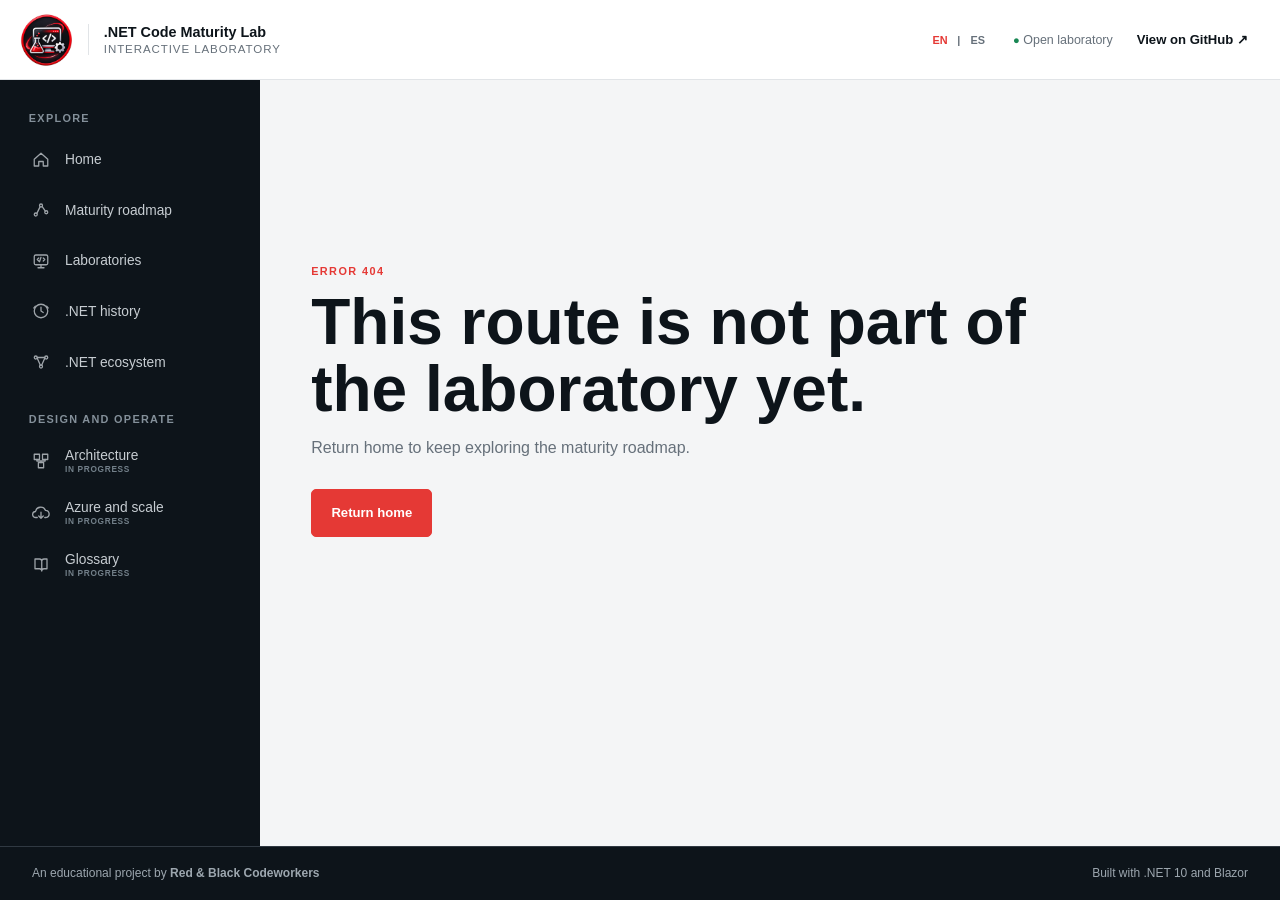
<file: GitHubPages/wwwroot/index.html>
<!DOCTYPE html>
<html lang="en">
<head>
    <meta charset="utf-8" />
    <meta name="viewport" content="width=device-width, initial-scale=1.0" />
    <base href="/" />
    <title>.NET Code Maturity Lab | Visual .NET Learning and Interview Practice</title>
    <meta name="description" content="Learn .NET visually through code comparisons, tests, interview practice, and real engineering decisions from Junior to Senior." />
    <meta name="author" content="Alfonso-13" />
    <meta name="application-name" content=".NET Code Maturity Lab" />
    <meta name="robots" content="index, follow, max-image-preview:large, max-snippet:-1, max-video-preview:-1" />
    <link rel="canonical" href="https://alfonso-13.github.io/dotnet-code-maturity-lab/" />
    <meta property="og:type" content="website" />
    <meta property="og:site_name" content=".NET Code Maturity Lab" />
    <meta property="og:locale" content="en_US" />
    <meta property="og:url" content="https://alfonso-13.github.io/dotnet-code-maturity-lab/" />
    <meta property="og:title" content=".NET Code Maturity Lab | Visual .NET Learning and Interview Practice" />
    <meta property="og:description" content="Learn .NET visually through code comparisons, tests, interview practice, and real engineering decisions from Junior to Senior." />
    <meta property="og:image" content="https://alfonso-13.github.io/dotnet-code-maturity-lab/images/dotnet-code-maturity-lab-social.jpg" />
    <meta property="og:image:secure_url" content="https://alfonso-13.github.io/dotnet-code-maturity-lab/images/dotnet-code-maturity-lab-social.jpg" />
    <meta property="og:image:type" content="image/jpeg" />
    <meta property="og:image:width" content="1200" />
    <meta property="og:image:height" content="630" />
    <meta property="og:image:alt" content=".NET Code Maturity Lab visual learning path from Junior to Senior." />
    <meta name="twitter:card" content="summary_large_image" />
    <meta name="twitter:title" content=".NET Code Maturity Lab | Visual .NET Learning and Interview Practice" />
    <meta name="twitter:description" content="Learn .NET visually through code comparisons, tests, interview practice, and real engineering decisions from Junior to Senior." />
    <meta name="twitter:image" content="https://alfonso-13.github.io/dotnet-code-maturity-lab/images/dotnet-code-maturity-lab-social.jpg" />
    <meta name="twitter:image:alt" content=".NET Code Maturity Lab visual learning path from Junior to Senior." />
    <meta name="theme-color" content="#ef3835" />
    <link rel="icon" type="image/png" href="images/dotnet-code-maturity-lab-icon.png" />
    <link rel="apple-touch-icon" href="images/dotnet-code-maturity-lab-icon.png" />
    <link rel="manifest" href="site.webmanifest" />
    <link rel="stylesheet" href="app.css" />
    <script type="application/ld+json">
        {
          "@context": "https://schema.org",
          "@type": "WebSite",
          "name": ".NET Code Maturity Lab",
          "url": "https://alfonso-13.github.io/dotnet-code-maturity-lab/",
          "description": "Learn .NET visually through code comparisons, tests, interview practice, and real engineering decisions from Junior to Senior.",
          "inLanguage": ["en", "es"],
          "author": {
            "@type": "Person",
            "name": "Alfonso-13",
            "url": "https://github.com/Alfonso-13"
          }
        }
    </script>
    <script>
        (function (location) {
            if (location.search[1] !== "/") return;
            const decoded = location.search.slice(1).split("&").map(value => value.replace(/~and~/g, "&")).join("?");
            window.history.replaceState(null, "", location.pathname.slice(0, -1) + decoded + location.hash);
        })(window.location);

        try {
            if (window.sessionStorage.getItem("dotnet-code-maturity-intro-seen") === "true") {
                document.documentElement.classList.add("intro-seen");
            }
        } catch { }
    </script>
</head>
<body>
    <div id="site-intro" class="site-intro" aria-hidden="true">
        <div class="intro-accent"></div>
        <div class="intro-content">
            <span class="intro-kicker">Red &amp; Black Codeworkers presents</span>
            <div class="intro-mark"><span class="intro-tile intro-tile-red">&lt;</span><span class="intro-tile intro-tile-dark">&gt;</span></div>
            <div class="intro-wordmark"><strong><span>Red</span> &amp; Black</strong><small>Codeworkers</small></div>
            <div class="intro-product"><span></span><p>.NET Code Maturity Lab</p><span></span></div>
            <div class="intro-loading"><i></i><small>Preparing the laboratory</small></div>
        </div>
    </div>

    <div id="app">
        <div class="boot-loading" role="status">Loading laboratory…</div>
    </div>

    <script src="intro.js"></script>
    <script src="lab-progress.js"></script>
    <script src="section-reveal.js"></script>
    <script src="history-timeline.js"></script>
    <script src="_framework/blazor.webassembly.js"></script>
</body>
</html>
</file>
